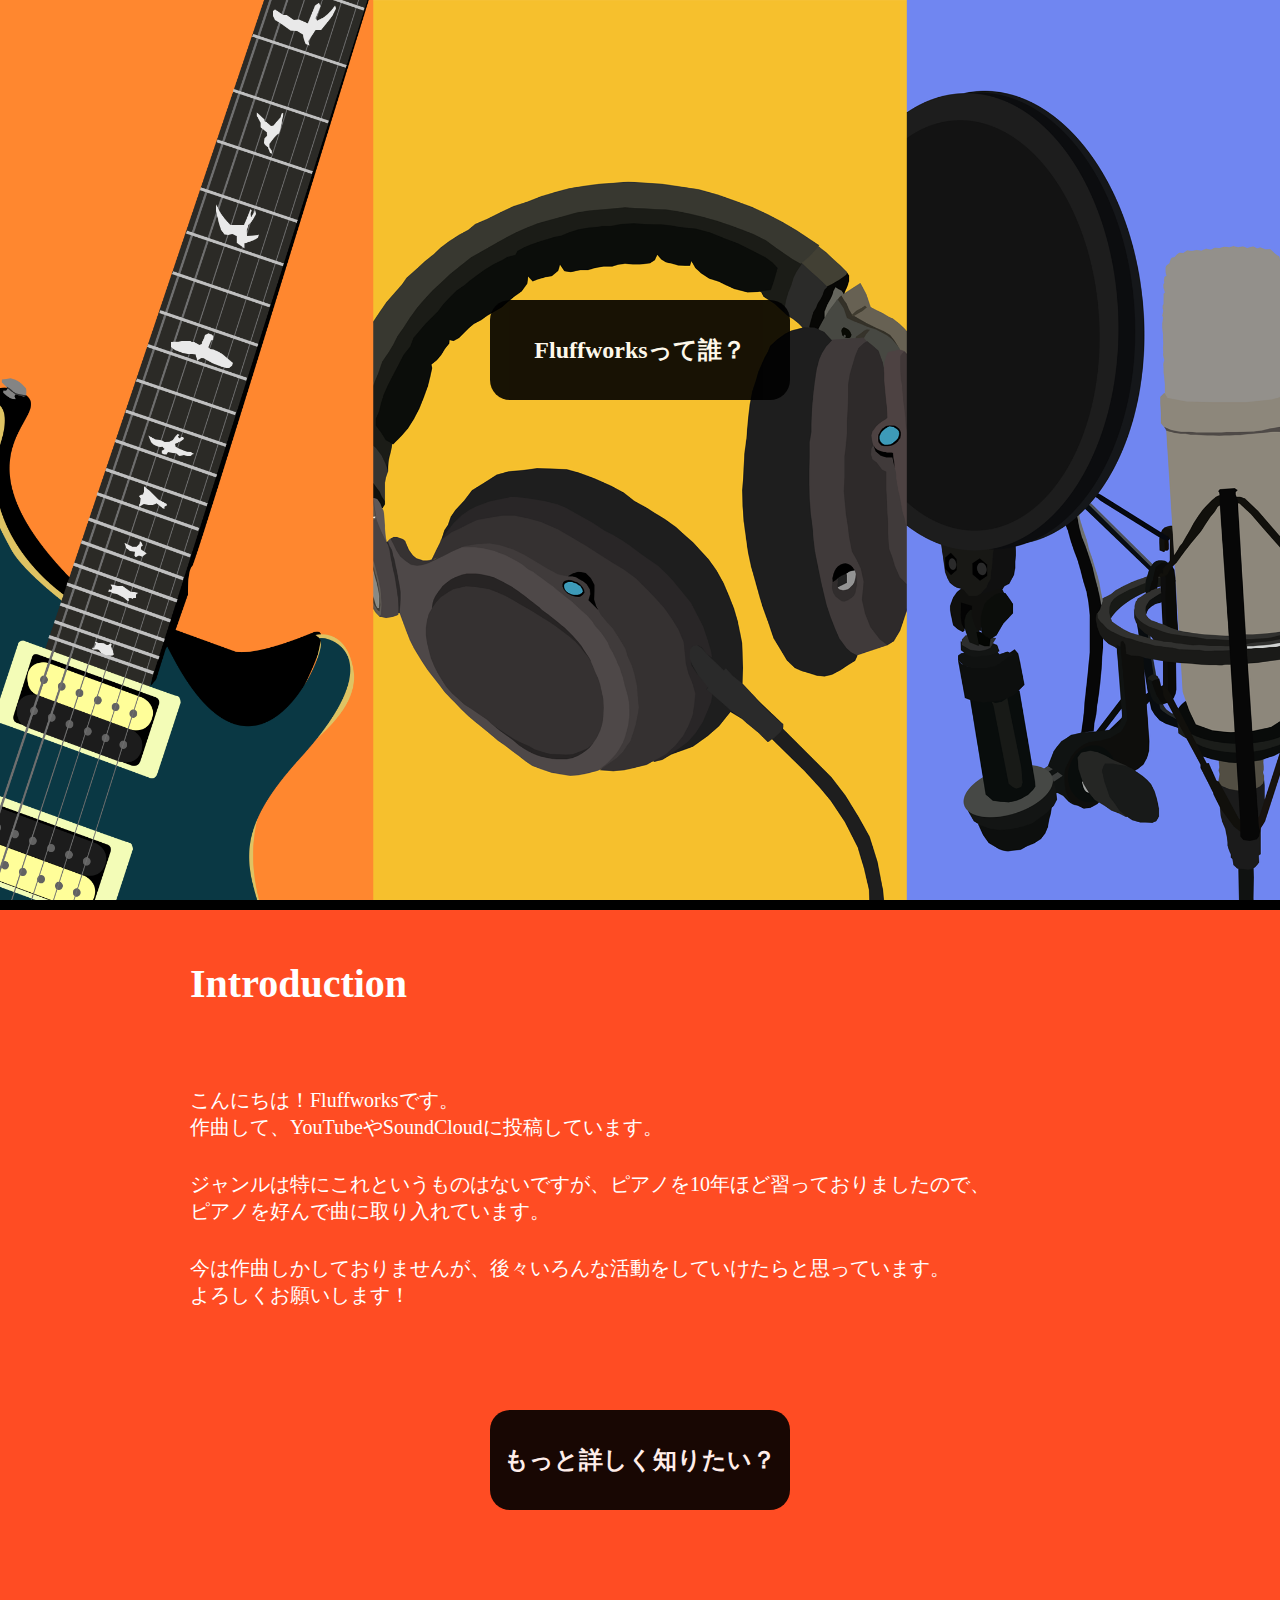
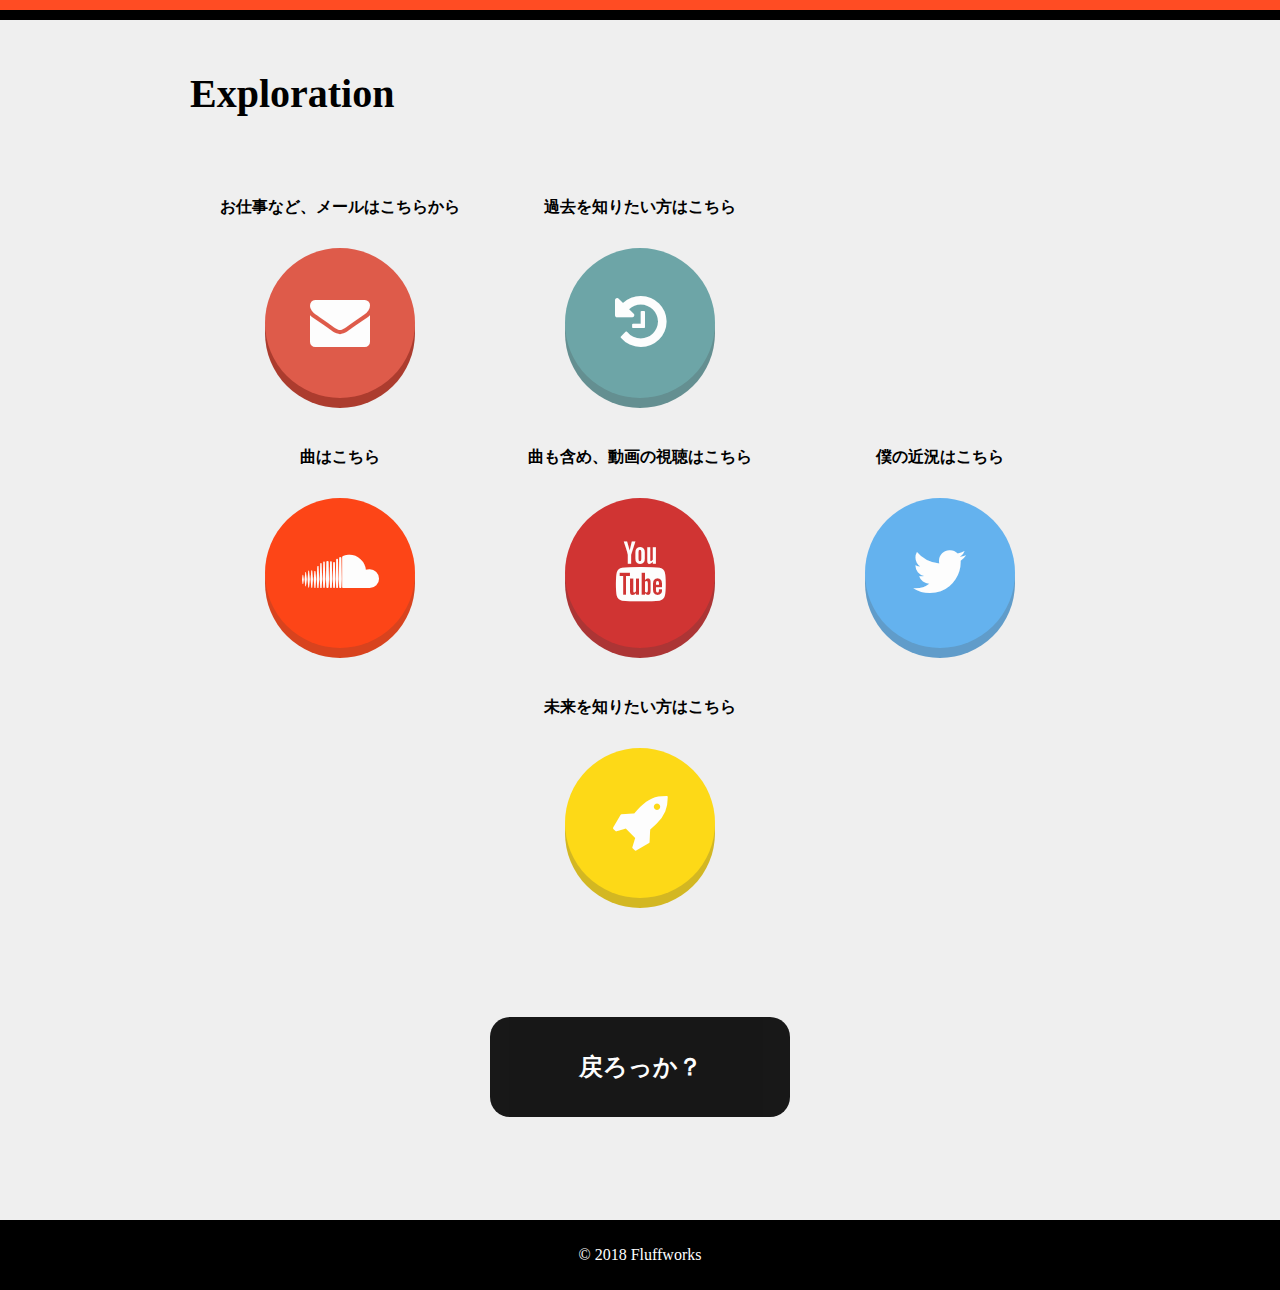
<file: index.html>
<!DOCTYPE html>
<html lang="ja">
<head>
  <meta charset="UTF-8">
  <meta name="viewport" content="width=device-width,initial-scale=1.0">
  <meta name="description" content="ようこそFluffworksのホームページへ！">
  <link rel="stylesheet" href="https://maxcdn.bootstrapcdn.com/font-awesome/4.7.0/css/font-awesome.min.css">
  <link rel="stylesheet" href="css/style.css">
  <link rel="shortcut icon" href="img/favicon.ico">
  <title>Fluffworks</title>
  <script src="https://ajax.googleapis.com/ajax/libs/jquery/2.1.4/jquery.min.js"></script>
</head>
<body>
	<section id="main">
		<a id="to-intro" href="#intro">Fluffworksって誰？</a>
	</section>
	<section class="margin-line"></section>
	<section id="intro">
		<div id="intro-box">
			<h1>Introduction</h1>
			<p>こんにちは！Fluffworksです。<br>作曲して、YouTubeやSoundCloudに投稿しています。</p>
			<p>ジャンルは特にこれというものはないですが、ピアノを10年ほど習っておりましたので、<br>ピアノを好んで曲に取り入れています。</p>
				<p>今は作曲しかしておりませんが、後々いろんな活動をしていけたらと思っています。<br>
			よろしくお願いします！</p>
		</div>
		<a id="to-where" href="#where">もっと詳しく知りたい？</a>
	</section>
	<section class="margin-line"></section>
	<section id="where">
		<div id="where-h">
			<h1>Exploration</h1>
		</div>
		<div class="time" id="past">
			<div class="time-box">
				<div class="btn btns">
					<p class="btn-p">お仕事など、メールはこちらから</p>
					<a class="access" id="ma" href="mailto:flufflaughworks@gmail.com" onclick="pushman(this)" target="_blank"><i class="fa fa-envelope"></i></a>
				</div>
				<div class="btn btns">
					<p class="btn-p">過去を知りたい方はこちら</p>
					<a class="access" id="hi" href="history.html" onclick="pushman(this)"><i class="fa fa-history"></i></a>
				</div>
			</div>
		</div>
		<div class="time" id="current">
			<div class="time-box" id="current-box">
				<div class="btn btns">
					<p class="btn-p">曲はこちら</p>
					<a href="https://soundcloud.com/fluffworks" class="access" id="so" onclick="pushman(this)" target="_blank"><i class="fa fa-soundcloud"></i></a>
				</div>
				<div class="btn btns">
					<p class="btn-p">曲も含め、動画の視聴はこちら</p>
						<a href="https://www.youtube.com/channel/UCMQofXulIB8Kk1cQi_3sCqA" class="access" id="yo" onclick="pushman(this)" target="_blank"><i class="fa fa-youtube"></i></a>
				</div>
				<div class="btn btns">
					<p class="btn-p">僕の近況はこちら</p>
						<a href="https://twitter.com/fluffworkshere" class="access" id="tw" onclick="pushman(this)" target="_blank"><i class="fa fa-twitter"></i></a>
				</div>
			</div>
		</div>
		<div class="time" id="future">
			<div class="time-box">
				<div class="btn">
					<p class="btn-p">未来を知りたい方はこちら</p>
						<a href="plan.html" class="access" id="fu" onclick="pushman(this)"><i class="fa fa-rocket"></i></a>
				</div>
			</div>
		</div>
		<a id="to-main" href="#main">戻ろっか？</a>
	</section>
	<footer>
		<p id="foot"> © 2018 Fluffworks</p>
	</footer>
	<script>
		function pushman(btn){
		btn.addEventListener('click',function(){
			btn.addEventListener('mousedown',function(){
				this.className='access pushed';
			});
			btn.addEventListener('mouseup',function(){
				this.className='access';
			});
		});
	}

	$('a[href^=#]').click(function() {
      var speed = 400;
      var href= $(this).attr("href");
      var target = $(href == "#" || href == "" ? 'html' : href);
      var position = target.offset().top;
      $('body,html').animate({scrollTop:position}, speed, 'swing');
      return false;
   });
	</script>
</body>
</html>
</file>
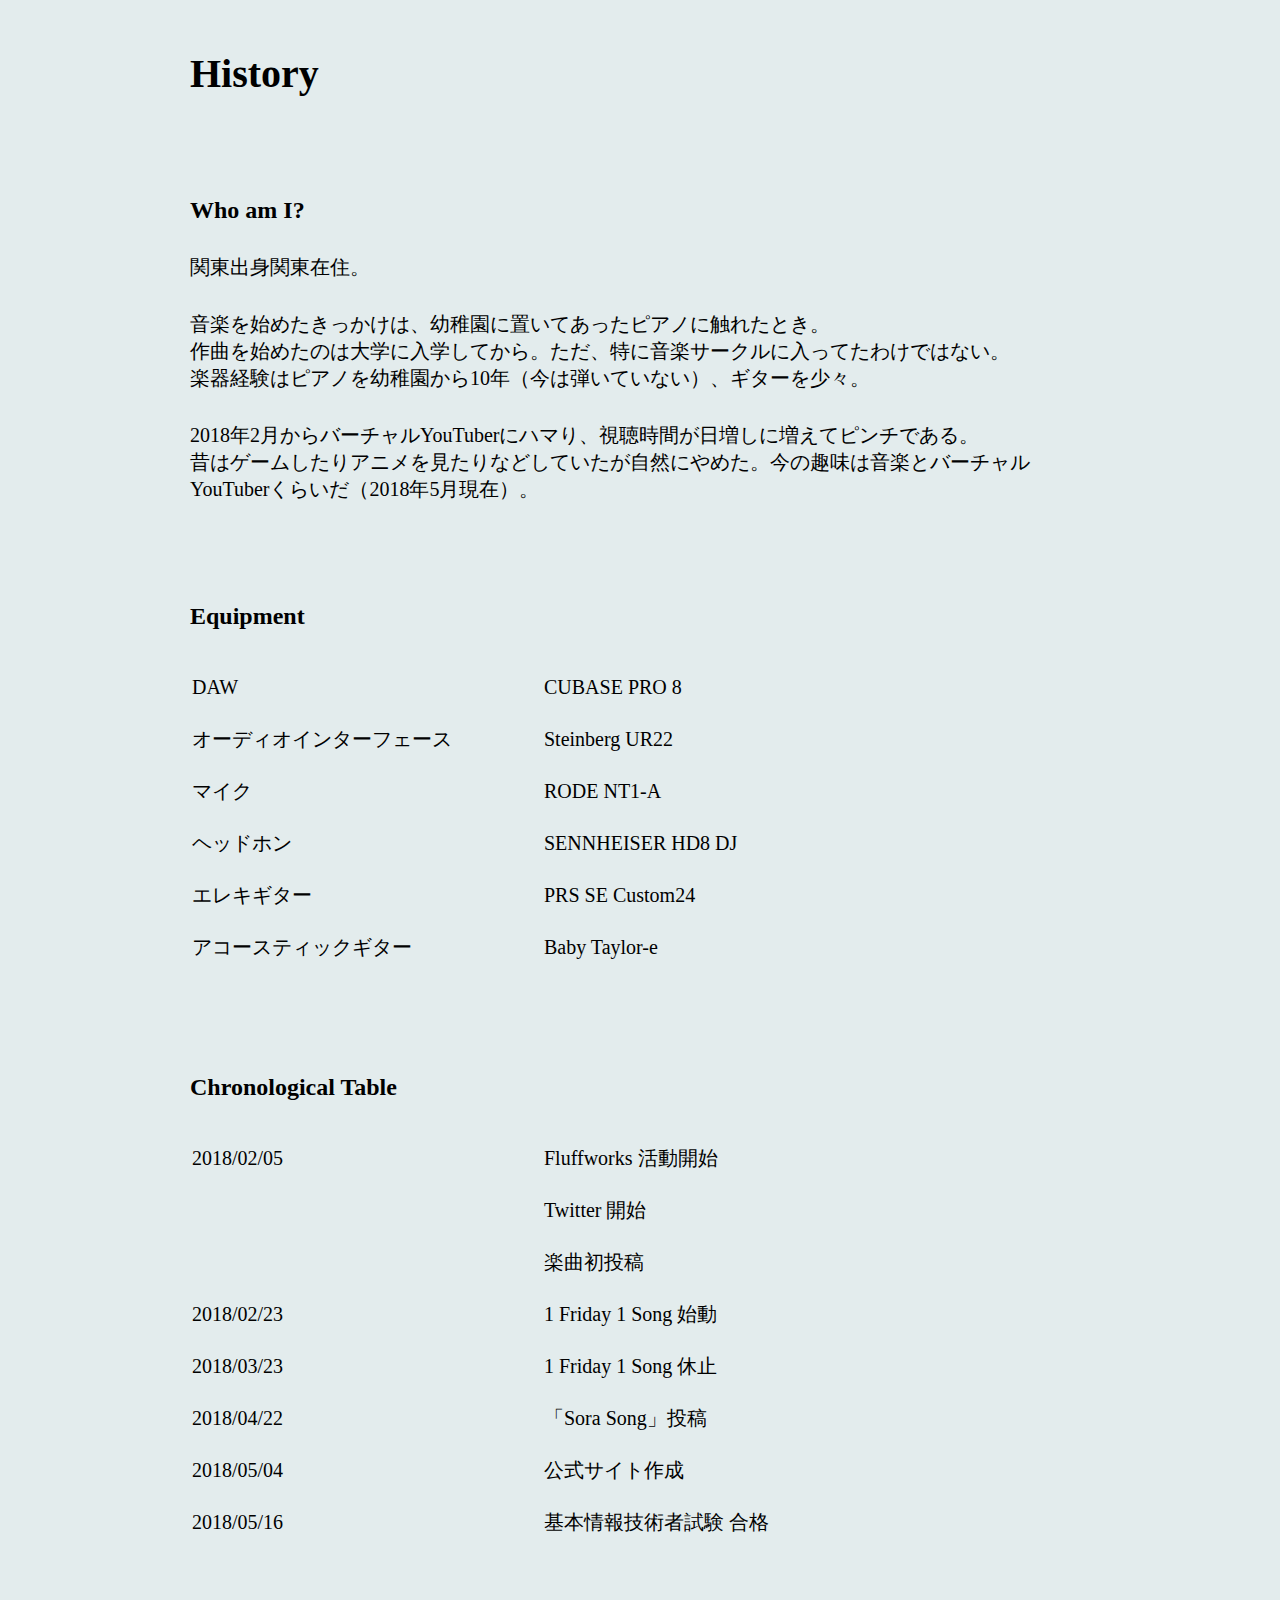
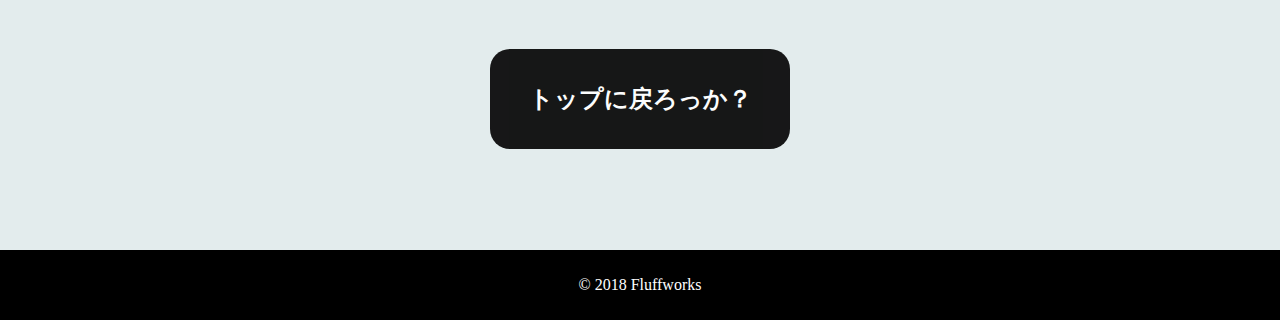
<file: history.html>
<!DOCTYPE html>
<html lang="ja">
<head>
  <meta charset="UTF-8">
  <meta name="viewport" content="width=device-width,initial-scale=1.0">
  <meta name="description" content="ようこそFluffworksのホームページへ！">
  <link rel="stylesheet" href="https://maxcdn.bootstrapcdn.com/font-awesome/4.7.0/css/font-awesome.min.css">
  <link rel="stylesheet" href="css/history.css">
  <link rel="shortcut icon" href="img/favicon.ico">
  <title>History</title>
  <script src="https://ajax.googleapis.com/ajax/libs/jquery/2.1.4/jquery.min.js"></script>
</head>
<body>
    <section id="history">
  	    <h1>History</h1>

      <h2>Who am I?</h2>
        <p>関東出身関東在住。</p>
        <p>音楽を始めたきっかけは、幼稚園に置いてあったピアノに触れたとき。<br>作曲を始めたのは大学に入学してから。ただ、特に音楽サークルに入ってたわけではない。<br>楽器経験はピアノを幼稚園から10年（今は弾いていない）、ギターを少々。</p>
        <p>2018年2月からバーチャルYouTuberにハマり、視聴時間が日増しに増えてピンチである。<br>昔はゲームしたりアニメを見たりなどしていたが自然にやめた。今の趣味は音楽とバーチャルYouTuberくらいだ（2018年5月現在）。</p>

        <h2>Equipment</h2>
        <table>
          <tr>
            <td>DAW</td><td>CUBASE PRO 8</td>
          </tr>
            <tr>
              <td>オーディオインターフェース</td><td>Steinberg UR22</td>
            </tr>
            <tr>
              <td>マイク</td><td>RODE NT1-A</td>
            </tr>
            <tr>
              <td>ヘッドホン</td><td>SENNHEISER HD8 DJ</td>
            </tr>
            <tr>
              <td>エレキギター</td><td>PRS SE Custom24</td>
            </tr>
            <tr>
              <td>アコースティックギター</td><td>Baby Taylor-e</td>
          </tr>
        </table>

        <h2>Chronological Table</h2>
        <table class="table">
      <tr>
        <td id="date">2018/02/05</td>
        <td id="content">Fluffworks 活動開始</td>
      </tr>
      <tr>
        <td></td>
        <td>Twitter 開始</td>
      </tr>
      <tr>
        <td></td>
        <td>楽曲初投稿</td>
      </tr>
      <tr>
        <td>2018/02/23</td>
        <td>1 Friday 1 Song 始動</td>
      </tr>
      <tr>
        <td>2018/03/23</td>
        <td>1 Friday 1 Song 休止</td>
      </tr>
      <tr>
        <td>2018/04/22</td>
        <td>「Sora Song」投稿</td>
      </tr>
      <tr>
        <td>2018/05/04</td>
        <td>公式サイト作成</td>
      </tr>
      <tr>
        <td>2018/05/16</td>
        <td>基本情報技術者試験 合格</td>
      </tr>
    </table>
    <a id="to-index" href="index.html">トップに戻ろっか？</a>
    </section>
    <footer>
        <p id="foot"> © 2018 Fluffworks</p>
    </footer>
</body>
</html>
</file>
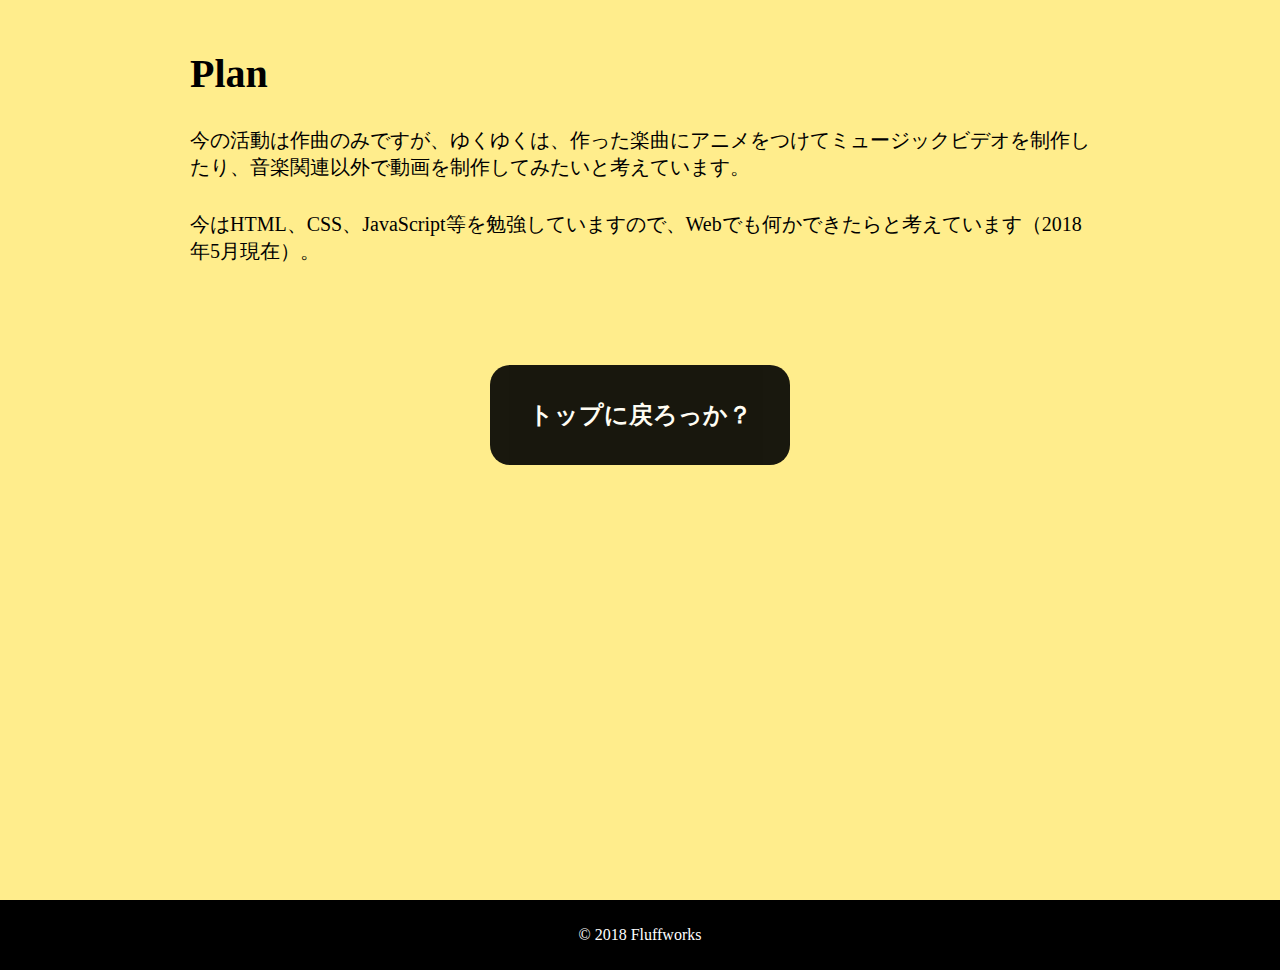
<file: plan.html>
<!DOCTYPE html>
<html lang="ja">
<head>
  <meta charset="UTF-8">
  <meta name="viewport" content="width=device-width,initial-scale=1.0">
  <meta name="description" content="ようこそFluffworksのホームページへ！">
  <link rel="stylesheet" href="https://maxcdn.bootstrapcdn.com/font-awesome/4.7.0/css/font-awesome.min.css">
  <link rel="stylesheet" href="css/plan.css">
  <link rel="shortcut icon" href="img/favicon.ico">
  <title>Plan</title>
  <script src="https://ajax.googleapis.com/ajax/libs/jquery/2.1.4/jquery.min.js"></script>
</head>
<body>
  <section id="plan">
  	<h1>Plan</h1>
    <p>今の活動は作曲のみですが、ゆくゆくは、作った楽曲にアニメをつけてミュージックビデオを制作したり、音楽関連以外で動画を制作してみたいと考えています。</p>
    <p>今はHTML、CSS、JavaScript等を勉強していますので、Webでも何かできたらと考えています（2018年5月現在）。</p>
    <a id="to-index" href="index.html">トップに戻ろっか？</a>
  </section>

  <footer>
      <p id="foot"> © 2018 Fluffworks</p>
  </footer>
</body>
</html>
</file>
<file: css/style.css>
*{
	margin:0;
	padding:0;
	box-sizing:border-box;
}

#main{
	width:100%;
	height:900px;
	background-image:url(../img/ghm2880.png);
	background-size:cover;
	background-position:top;
}

#to-intro{
	background-color:black;
	position:relative;
	display:block;
	text-align:center;
	width:300px;
	height:100px;
	line-height:100px;
	top:300px;
	font-size:1.5em;
	border-radius:20px;
	margin:0 auto;
	text-decoration:none;
	color:white;
	font-weight:bold;
	opacity:0.9;
}

#to-intro:hover{
	opacity:1;
}

.margin-line{
	width:100%;
	height:10px;
	background:black;
}

#intro{
	width:100%;
	height:700px;
	background:#ff4c23;
	color:white;
}

#intro-box{
	width:900px;
	height:500px;
	margin:0 auto;
}

h1{
	padding:50px 0;
	font-size:40px;
}

#intro-box p{
	padding-top:30px;
	font-size:20px;
}

#to-where{
	background-color:black;
	position:relative;
	display:block;
	text-align:center;
	width:300px;
	height:100px;
	line-height:100px;
	font-size:1.5em;
	border-radius:20px;
	margin:0 auto;
	text-decoration:none;
	color:white;
	font-weight:bold;
	opacity:0.9;
}

#to-where:hover{
	opacity:1;
}

#where{
	width:100%;
	height:1200px;
	background:#efefef;
}

#where-h{
	width:900px;
	margin:0 auto;
}

.time{
	width:100%;
	height:250px;
	margin:0 auto;
}

.time-box{
	width:900px;
	height:100%;
	margin:0 auto;
}

.btn{
	width:300px;
	height:100%;
	margin:0 auto;
}

.btn-p{
	padding-top:30px;
	text-align:center;
	font-weight:bold;
}

.fa{
	color:white;
}

.access{
	display:block;
	margin:0 auto;
	width:150px;
	height:150px;
	border-radius:50%;
	text-align:center;
	line-height:150px;
	font-size:60px;
	cursor:pointer;
	opacity:0.9;
	margin-top:30px;
}

.access:hover{
	opacity:1;
}

.btns{
	float:left;
}

.access.pushed{
	margin-top:6px;
}

#ma{
	background:#dd4b39;
	box-shadow:0 10px 0 #a5291a;
}

#ma.pushed{
	box-shadow:0 4px 0 #a5291a;
}

#hi{
	background:#5f9ea0;
	box-shadow:0 10px 0 #568587;
}

#hi.pushed{
	box-shadow:0 4px 0 #568587;
}

#so{
	background:#ff3300;
	box-shadow:0 10px 0 #d63108;
}

#so.pushed{
	box-shadow:0 4px 0 #d63108;
}

#yo{
	background:#cd201f;
	box-shadow:0 10px 0 #a52121;
}

#yo.pushed{
	box-shadow:0 4px 0 #a52121;
}

#tw{
	background:#55acee;
	box-shadow:0 10px 0 #5194c6;
}

#tw.pushed{
	box-shadow:0 4px 0 #5194c6;
}

#fu{
	background:#ffd700;
	box-shadow:0 10px 0 #d1b20c;
}

#fu.pushed{
	box-shadow:0 4px 0 #d1b20c;
}

#to-main{
	background-color:black;
	position:relative;
	display:block;
	text-align:center;
	width:300px;
	height:100px;
	line-height:100px;
	font-size:1.5em;
	border-radius:20px;
	margin:0 auto;
	text-decoration:none;
	color:white;
	font-weight:bold;
	opacity:0.9;
	margin-top:100px;
}

#to-main:hover{
	opacity:1;
}

footer{
	width:100%;
	height:70px;
	background:black;
}

#foot{
	color:white;
	line-height:70px;
	text-align:center;
}

/*short*/

@media screen and (max-width:959px){
	#intro{
		height:1000px;
	}

	#intro-box{
		width:90%;
		height:700px;
	}

	#where{
		height:2050px;
	}

	#where-h{
		width:300px;
	}

	.time-box{width:300px;}

	#past{height:500px;}

	#current{height:750px;}

	.btns{
		float:none;
		height:250px;
	}
}
</file>
<file: css/history.css>
*{
	margin:0;
	padding:0;
	box-sizing:border-box;
}

body{
	width:100%;
	height:1850px;
	background:#e3eced;
}

#history{
	width:900px;
	height:100%;
	margin:0 auto;
}

h1{
	padding-top:50px;
	font-size:40px;
}

h2{
	padding-top:100px;
}

p{
	padding-top:30px;
	font-size:20px;
}

table{
	font-size:20px;
	margin-top:30px;
}

td{
	width:350px;
	height:50px;
}

#to-index{
	background-color:black;
	position:relative;
	display:block;
	text-align:center;
	width:300px;
	height:100px;
	line-height:100px;
	font-size:1.5em;
	border-radius:20px;
	margin:0 auto;
	text-decoration:none;
	color:white;
	font-weight:bold;
	opacity:0.9;
	margin-top:100px;
}

footer{
	width:100%;
	height:70px;
	background:black;
}

#foot{
	padding-top:0;
	font-size:initial;
	color:white;
	line-height:70px;
	text-align:center;
}

/*short*/

@media screen and (max-width:959px){
	body{height:2400px;}
	#history{width:90%;}
}
</file>
<file: css/plan.css>
*{
	margin:0;
	padding:0;
	box-sizing:border-box;
}

body{
	width:100%;
	height:900px;
	background:#ffed8c;
}

#plan{
	width:900px;
	height:100%;
	margin:0 auto;
}

h1{
	padding-top:50px;
	font-size:40px;
}

h2{
	padding-top:100px;
}

p{
	padding-top:30px;
	font-size:20px;
}

#to-index{
	background-color:black;
	position:relative;
	display:block;
	text-align:center;
	width:300px;
	height:100px;
	line-height:100px;
	font-size:1.5em;
	border-radius:20px;
	margin:0 auto;
	text-decoration:none;
	color:white;
	font-weight:bold;
	opacity:0.9;
	margin-top:100px;
}

footer{
	width:100%;
	height:70px;
	background:black;
}

#foot{
	padding-top:0;
	font-size:initial;
	color:white;
	line-height:70px;
	text-align:center;
}

/*short*/

@media screen and (max-width:959px){
	#plan{width:90%;}
}
</file>
